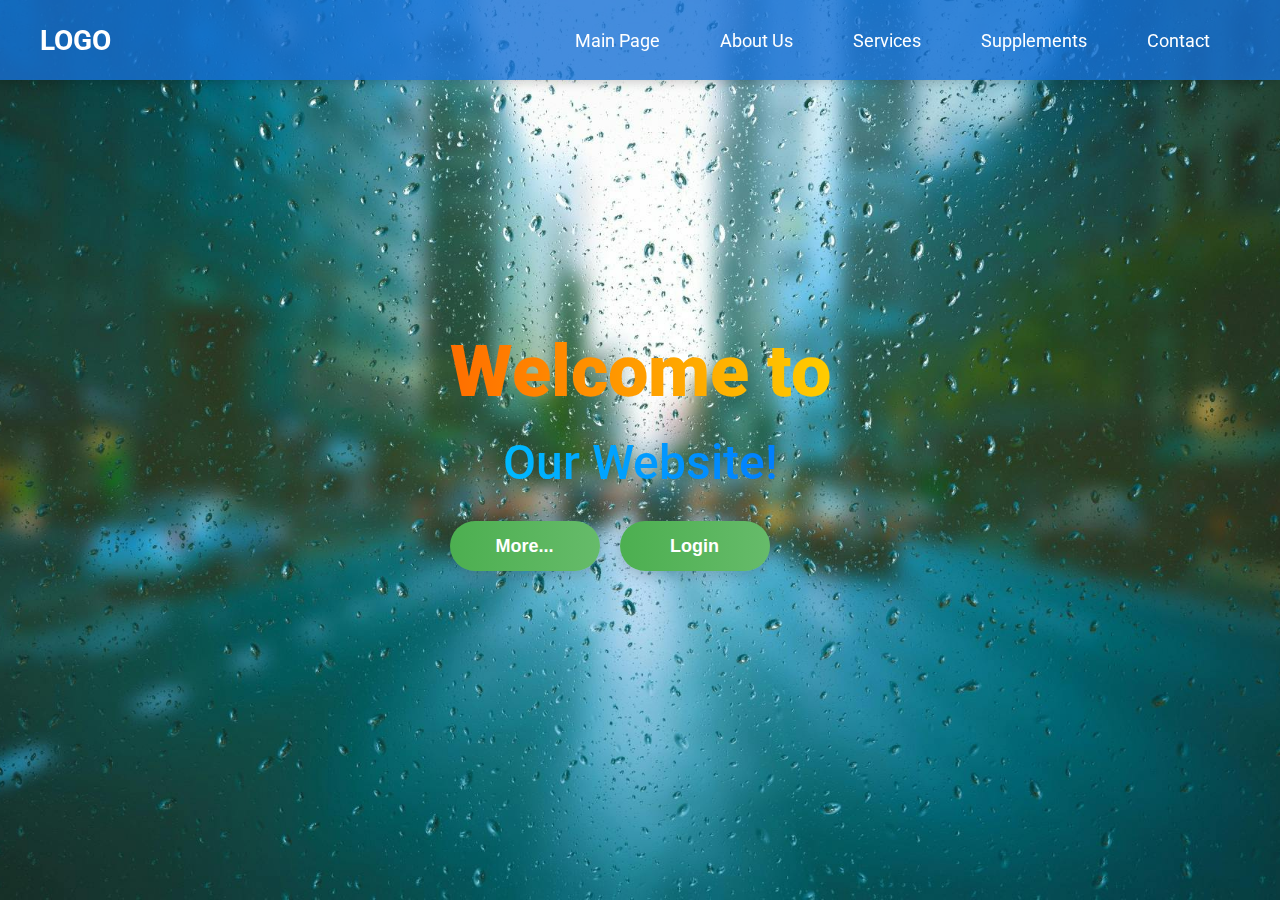
<file: index.html>
<!DOCTYPE html>
<html lang="en">
<head>
    <meta charset="UTF-8">
    <meta name="viewport" content="width=device-width, initial-scale=1.0">
    <title>Basic WebSite</title>
    <link rel="stylesheet" href="style.css">
</head>
<body>
    <div class="container">
        <div class="navbar">
            <div class="logo">
                <a href="#">LOGO</a>
            </div>
            <ul>
               <li class="active"><a target="_blank" href="cars.html">Main Page</a></li>
               <li><a target="_blank" href="aboutus.html">About Us</a></li>
               <li><a href="#">Services</a></li>
               <li><a target="_blank" href="https://www.amazon.com/">Supplements</a></li>
               <li><a target="_blank" href="https://www.instagram.com/miralemov43/" target="_blank">Contact</a></li>
            </ul>
        </div>
        <div class="center">
            <h1>Welcome to</h1>
            <h2>Our Website!</h2>
            <div class="buttons">
                <button><a href="#">More...</a></button>
                <button><a href="loginpage.html" target="_blank">Login</a></button>

            </div>
        </div>
    </div>
    
</body>
</html>
</file>
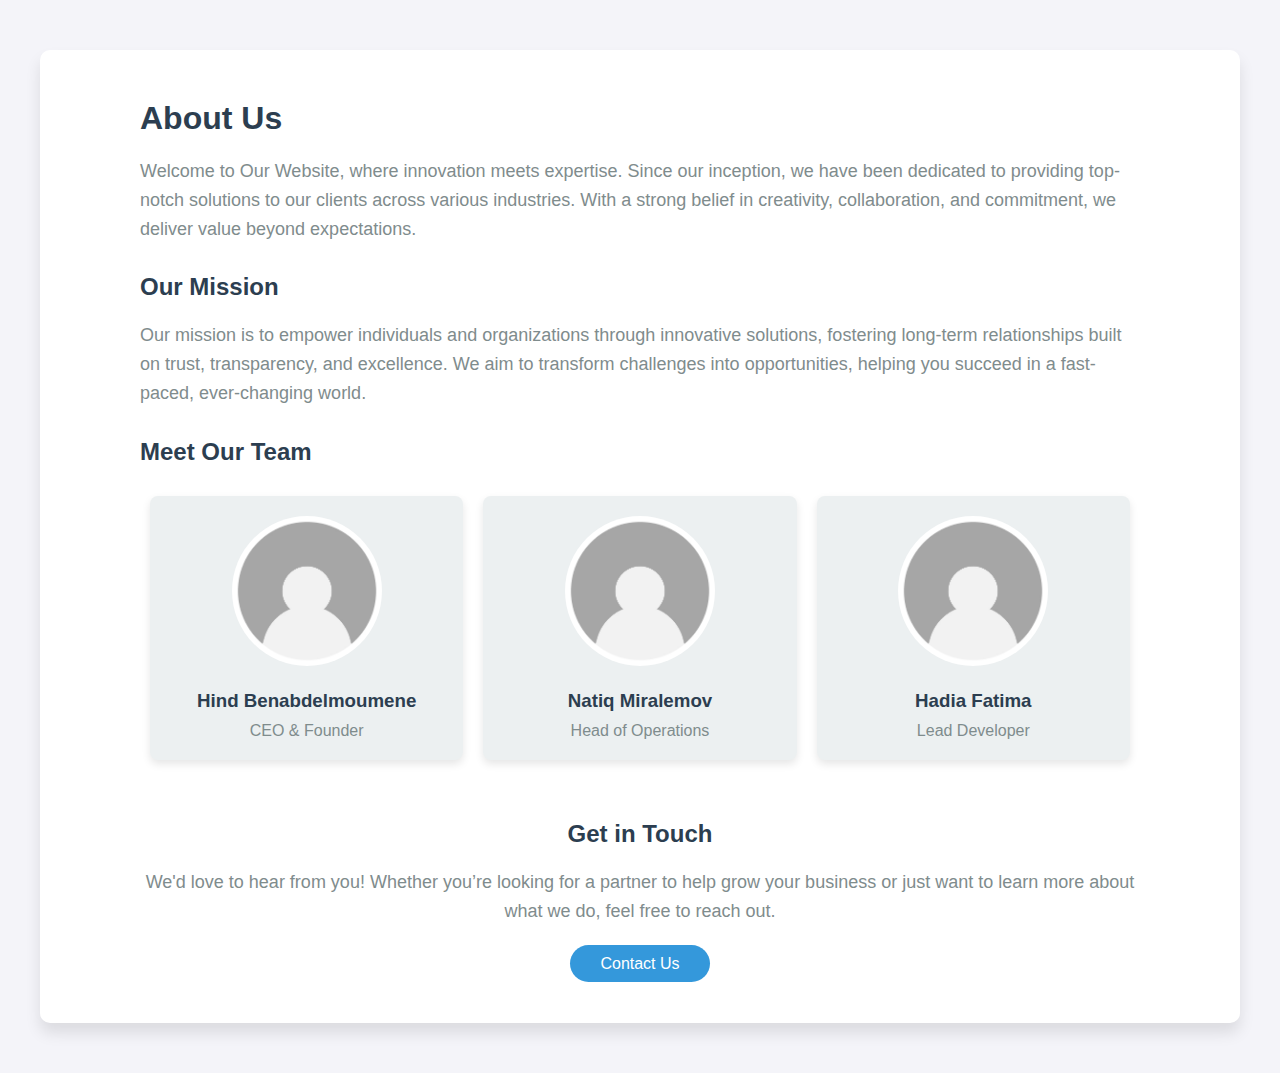
<file: aboutus.html>
<!DOCTYPE html>
<html lang="en">
<head>
    <meta charset="UTF-8">
    <meta name="viewport" content="width=device-width, initial-scale=1.0">
    <title>About Us</title>
    <link rel="stylesheet" href="styleus.css">
    <link href='https://unpkg.com/boxicons@2.1.4/css/boxicons.min.css' rel='stylesheet'>
</head>
<body>
    <div class="about-section">
        <div class="inner-container">
            <h1>About Us</h1>
            <p class="text">
                Welcome to Our Website, where innovation meets expertise. Since our inception, we have been dedicated to providing top-notch solutions to our clients across various industries. With a strong belief in creativity, collaboration, and commitment, we deliver value beyond expectations.
            </p>

            <h2>Our Mission</h2>
            <p class="text">
                Our mission is to empower individuals and organizations through innovative solutions, fostering long-term relationships built on trust, transparency, and excellence. We aim to transform challenges into opportunities, helping you succeed in a fast-paced, ever-changing world.
            </p>

            <div class="team-section">
                <h2>Meet Our Team</h2>
                <div class="team-cards">
                    <div class="card">
                        <img src="Media/default-avatar-profile-icon-social-media-user-image-gray-avatar-icon-blank-profile-silhouette-vector-illustration_561158-3396.avif" alt="Team Member 1">
                        <h3>Hind Benabdelmoumene</h3>
                        <p>CEO & Founder</p>
                    </div>
                    <div class="card">
                        <img src="Media/default-avatar-profile-icon-social-media-user-image-gray-avatar-icon-blank-profile-silhouette-vector-illustration_561158-3396.avif" alt="Team Member 2">
                        <h3>Natiq  Miralemov</h3>
                        <p>Head of Operations</p>
                    </div>
                    <div class="card">
                        <img src="Media/default-avatar-profile-icon-social-media-user-image-gray-avatar-icon-blank-profile-silhouette-vector-illustration_561158-3396.avif" alt="Team Member 3">
                        <h3>Hadia Fatima</h3>
                        <p>Lead Developer</p>
                    </div>
                </div>
            </div>

            <div class="cta-section">
                <h2>Get in Touch</h2>
                <p class="text">We'd love to hear from you! Whether you’re looking for a partner to help grow your business or just want to learn more about what we do, feel free to reach out.</p>
                <a href="https://www.instagram.com/miralemov43/" class="cta-button">Contact Us</a>
            </div>
        </div>
    </div>
</body>
</html>
</file>
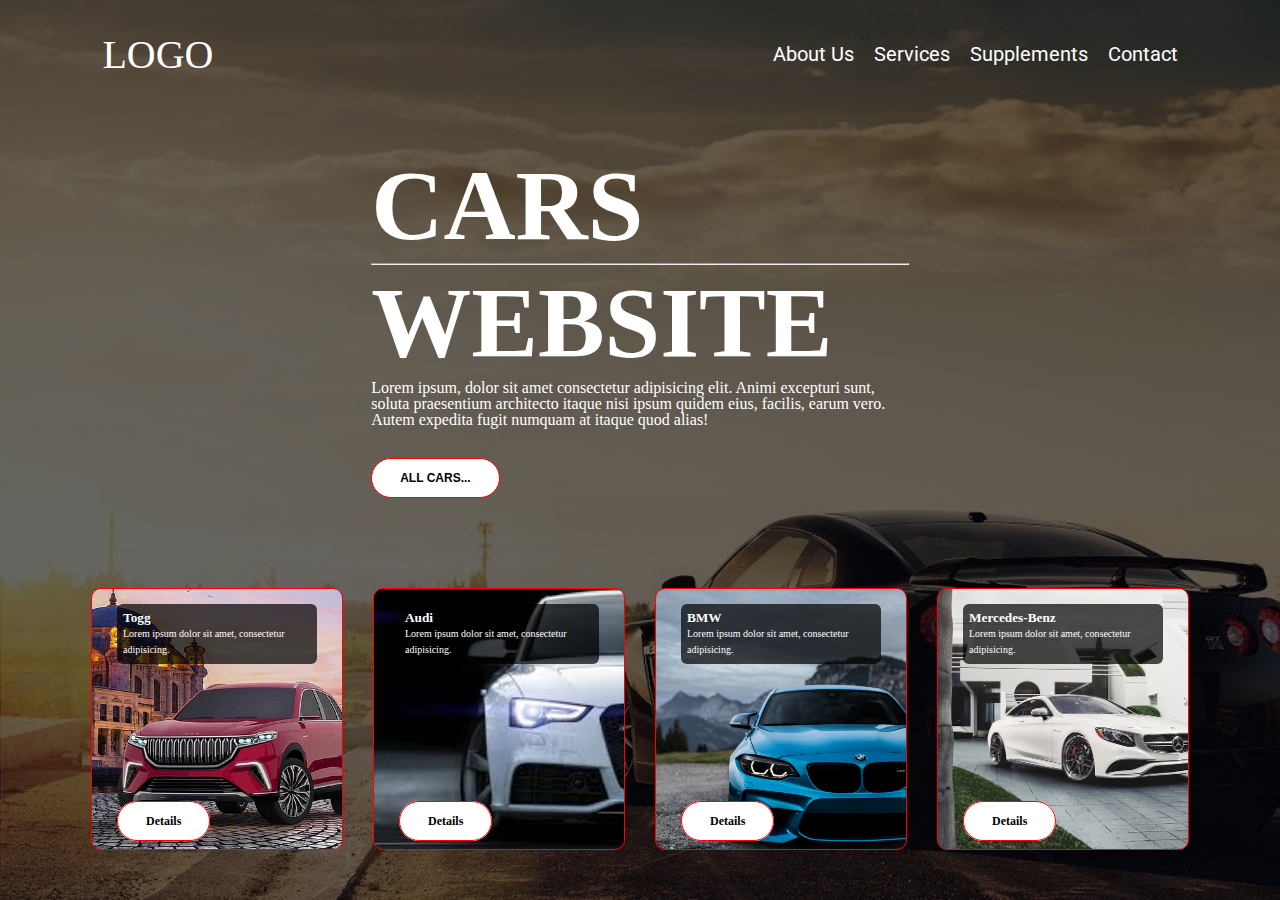
<file: cars.html>
<!DOCTYPE html>
<html lang="en">
<head>
    <meta charset="UTF-8">
    <meta name="viewport" content="width=device-width, initial-scale=1.0">
    <title>Main Page</title>
    <link rel="stylesheet" href="carstyle.css">
</head>
<body>
    <div class="container">
        <div class="navbar">
            <a href="#" class="logo" style="text-decoration: none; font-size: 40px; color: #fff;">
                LOGO
            </a>
            <nav> 
                <ul>
                    <li><a href="aboutus.html" class="nvb">About Us</a></li>
                    <li><a href="#" class="nvb">Services</a></li>
                    <li><a href="https://www.amazon.com/" class="nvb">Supplements</a></li>
                    <li><a href="https://www.instagram.com/miralemov43/" class="nvb">Contact</a></li>
                </ul>
            </nav>
        </div>
        <div class="row">
            <div class="col">
                <h1>CARS
                    <hr>
                    WEBSITE
                </h1>
                <p class="description">
                    Lorem ipsum, dolor sit amet consectetur adipisicing elit. Animi excepturi sunt, soluta praesentium architecto itaque nisi ipsum quidem eius, facilis, earum vero. Autem expedita fugit numquam at itaque quod alias!
                </p>
                <button class="btn"><a href="https://turbo.az/" target="_blank">ALL CARS...</a></button>
            </div>
            <div class="col">
                <div class="cards">
                    <div class="card card-1">
                        <div class="card-head" >
                            <h5>Togg</h5>
                            <p>Lorem ipsum dolor sit amet, consectetur adipisicing.</p>
                        </div>
                         <div class="card-bottom">
                                <a target="_blank" href="https://turbo.az/autos?q%5Bmake%5D%5B%5D=413" class="btn">Details</a>
                            </div>
                        

                    </div>
                    <div class="card card-2">
                        <div class="card-head">
                            <h5>Audi</h5>
                            <p>Lorem ipsum dolor sit amet, consectetur adipisicing.</p>
                        </div>
                        <div class="card-bottom">
                            <a target="_blank" href="https://turbo.az/autos?q%5Bsort%5D=&q%5Bmake%5D%5B%5D=9&q%5Bmodel%5D%5B%5D=&q%5Bused%5D=&q%5Bregion%5D%5B%5D=&q%5Bprice_from%5D=&q%5Bprice_to%5D=&q%5Bcurrency%5D=azn&q%5Bloan%5D=0&q%5Bbarter%5D=0&q%5Bcategory%5D%5B%5D=&q%5Byear_from%5D=&q%5Byear_to%5D=&q%5Bcolor%5D%5B%5D=&q%5Bfuel_type%5D%5B%5D=&q%5Bgear%5D%5B%5D=&q%5Btransmission%5D%5B%5D=&q%5Bengine_volume_from%5D=&q%5Bengine_volume_to%5D=&q%5Bpower_from%5D=&q%5Bpower_to%5D=&q%5Bmileage_from%5D=&q%5Bmileage_to%5D=&q%5Bonly_shops%5D=&q%5Bprior_owners_count%5D%5B%5D=&q%5Bseats_count%5D%5B%5D=&q%5Bmarket%5D%5B%5D=&q%5Bcrashed%5D=1&q%5Bpainted%5D=1&q%5Bfor_spare_parts%5D=0&q%5Bavailability_status%5D=" class="btn">Details</a>
                        </div>

                    </div>
                    <div class="card card-3">
                        <div class="card-head">
                            <h5>BMW</h5>
                            <p>Lorem ipsum dolor sit amet, consectetur adipisicing.</p>
                        </div>
                        <div class="card-bottom">
                            <a target="_blank" href="https://turbo.az/autos?q%5Bsort%5D=&q%5Bmake%5D%5B%5D=3&q%5Bmodel%5D%5B%5D=&q%5Bused%5D=&q%5Bregion%5D%5B%5D=&q%5Bprice_from%5D=&q%5Bprice_to%5D=&q%5Bcurrency%5D=azn&q%5Bloan%5D=0&q%5Bbarter%5D=0&q%5Bcategory%5D%5B%5D=&q%5Byear_from%5D=&q%5Byear_to%5D=&q%5Bcolor%5D%5B%5D=&q%5Bfuel_type%5D%5B%5D=&q%5Bgear%5D%5B%5D=&q%5Btransmission%5D%5B%5D=&q%5Bengine_volume_from%5D=&q%5Bengine_volume_to%5D=&q%5Bpower_from%5D=&q%5Bpower_to%5D=&q%5Bmileage_from%5D=&q%5Bmileage_to%5D=&q%5Bonly_shops%5D=&q%5Bprior_owners_count%5D%5B%5D=&q%5Bseats_count%5D%5B%5D=&q%5Bmarket%5D%5B%5D=&q%5Bcrashed%5D=1&q%5Bpainted%5D=1&q%5Bfor_spare_parts%5D=0&q%5Bavailability_status%5D=" class="btn">Details</a>
                        </div>

                    </div>
                    <div class="card card-4">
                        <div class="card-head">
                            <h5>Mercedes-Benz</h5>
                            <p>Lorem ipsum dolor sit amet, consectetur adipisicing.</p>
                        </div>
                        <div class="card-bottom">
                            <a target="_blank" href="https://turbo.az/autos?q%5Bsort%5D=&q%5Bmake%5D%5B%5D=4&q%5Bmodel%5D%5B%5D=&q%5Bused%5D=&q%5Bregion%5D%5B%5D=&q%5Bprice_from%5D=&q%5Bprice_to%5D=&q%5Bcurrency%5D=azn&q%5Bloan%5D=0&q%5Bbarter%5D=0&q%5Bcategory%5D%5B%5D=&q%5Byear_from%5D=&q%5Byear_to%5D=&q%5Bcolor%5D%5B%5D=&q%5Bfuel_type%5D%5B%5D=&q%5Bgear%5D%5B%5D=&q%5Btransmission%5D%5B%5D=&q%5Bengine_volume_from%5D=&q%5Bengine_volume_to%5D=&q%5Bpower_from%5D=&q%5Bpower_to%5D=&q%5Bmileage_from%5D=&q%5Bmileage_to%5D=&q%5Bonly_shops%5D=&q%5Bprior_owners_count%5D%5B%5D=&q%5Bseats_count%5D%5B%5D=&q%5Bmarket%5D%5B%5D=&q%5Bcrashed%5D=1&q%5Bpainted%5D=1&q%5Bfor_spare_parts%5D=0&q%5Bavailability_status%5D=" class="btn">Details</a>
                        </div>

                    </div>
                </div>
            </div>
        </div>
    </div>
</body>
</html>
</file>
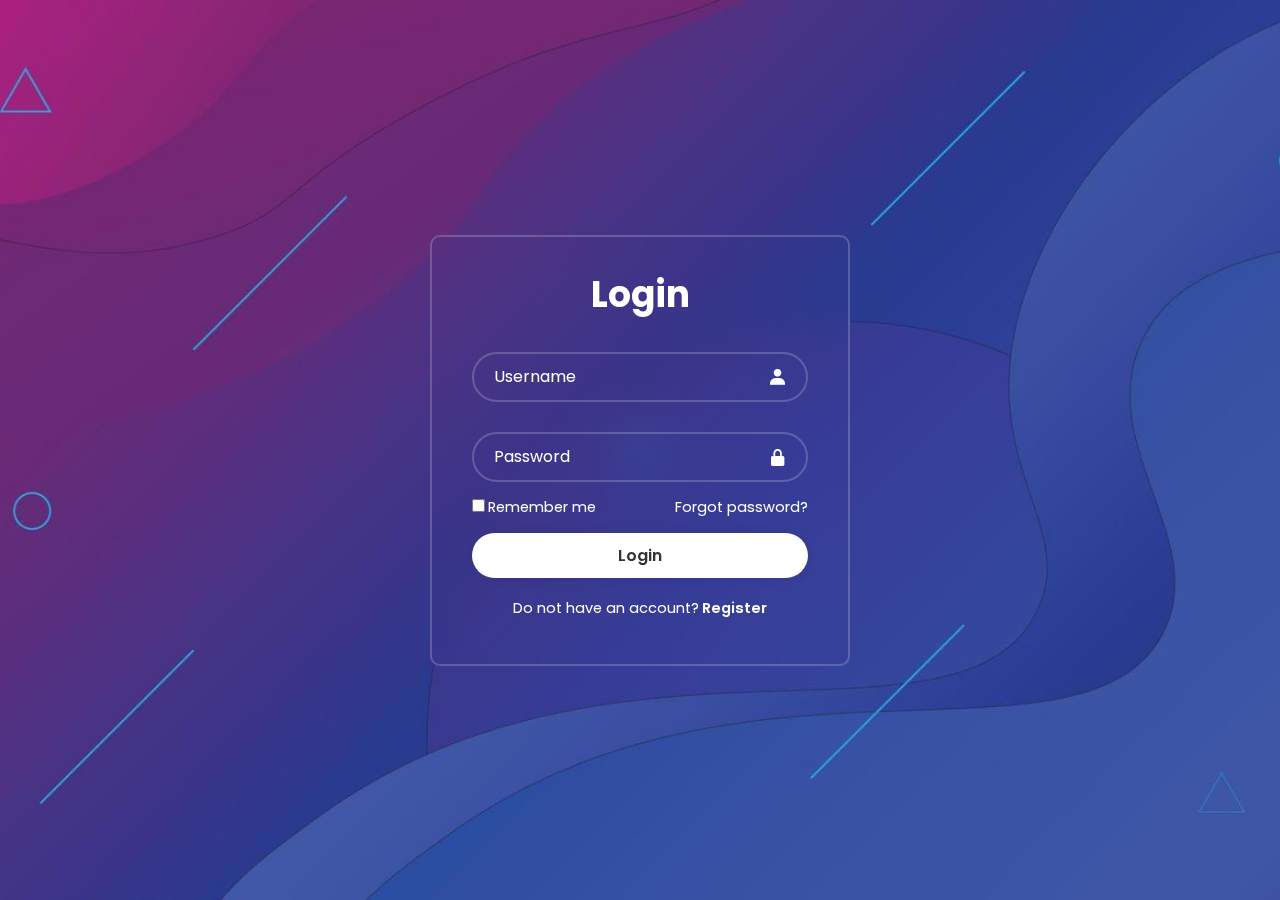
<file: loginpage.html>
<!DOCTYPE html>
<html lang="en">
<head>
    <meta charset="UTF-8">
    <meta name="viewport" content="width=device-width, initial-scale=1.0">
    <title>Login Page</title>
    <link rel="stylesheet" href="stylelogin.css">
    <link href='https://unpkg.com/boxicons@2.1.4/css/boxicons.min.css' rel='stylesheet'>
</head>
<body>
    <div class="wrapper">
        <div>
            <h1>Login</h1>
            <div class="input-box">
                <!-- Added id for easier validation -->
                <input type="text" id="username" placeholder="Username">
                <i class='bx bxs-user'></i>
            </div>

            <div class="input-box">
                <input type="password" id="password" placeholder="Password">
                <i class='bx bxs-lock-alt'></i>
            </div>
            <div class="remember-forgot">
                <label><input type="checkbox">Remember me</label>
                <a href="#">Forgot password?</a>
            </div>

            <!-- Button calls a function that checks for username and password -->
            <button class="btn" onclick="validateAndRedirect()">Login</button>

            <div class="register-link">
                <p>Do not have an account?<a href="#"> Register</a></p>
            </div>
        </div>
    </div>

    <script>
        function validateAndRedirect() {
            // Get the values of username and password
            var username = document.getElementById("username").value;
            var password = document.getElementById("password").value;

            // Validate if both username and password are filled
            if (username === "" || password === "") {
                alert("Please fill out both username and password.");
            } else {
                // If both are filled, redirect to cars.html
                window.location.href = "cars.html";
            }
        }
    </script>
</body>
</html>
</file>
<file: style.css>
@import url('https://fonts.googleapis.com/css2?family=Roboto:wght@300;400;500;700;900&display=swap');

* {
    user-select: none;
    margin: 0;
    padding: 0;
    box-sizing: border-box; /* Ensures padding and borders are included in the total width and height */
}

body {
    font-family: 'Roboto', sans-serif; /* Consistent font throughout the site */
    background-color: #f0f0f0; /* Light background color for contrast */
}

/* Container styling */
.container {
    background-image: url(Media/pexels-pixabay-531880.jpg);
    height: 100vh;
    background-size: cover;
    background-position: center;
    display: flex;
    flex-direction: column; /* Use flexbox for vertical stacking */
    justify-content: center; /* Center content vertically */
    align-items: center; /* Center content horizontally */
    text-align: center; /* Center all text */
}

/* Navbar styling */
.navbar {
    width: 100%;
    height: 80px;
    background: rgba(22, 112, 214, 0.8); /* Stronger color for visibility */
    display: flex;
    justify-content: space-between; /* Space between logo and menu */
    align-items: center;
    padding: 0 40px; /* Added padding for spacing */
    position: fixed; /* Fixed navbar at the top */
    top: 0;
    z-index: 1000; /* Ensures navbar is above other content */
    box-shadow: 0 2px 10px rgba(0, 0, 0, 0.2); /* Subtle shadow for depth */
}

.navbar .logo a {
    text-decoration: none;
    font-size: 28px; /* Slightly smaller logo font */
    color: #ffffff;
    font-weight: 700; /* Bold font for emphasis */
}

.navbar ul {
    display: flex; /* Use flexbox for navigation items */
    list-style: none;
}

.navbar ul li {
    margin: 0 15px; /* Consistent margin for menu items */
}

.navbar ul li a {
    color: #ffffff;
    text-decoration: none;
    font-size: 18px;
    padding: 10px 15px; /* Increased padding for better click area */
    border-radius: 4px; /* Rounded corners for links */
    transition: background-color 0.3s, color 0.3s; /* Transition for hover effects */
}

.navbar ul li a:hover {
    background: #ff6e00; /* Hover background color */
    color: #fff; /* Ensure text remains white on hover */
}

/* Centered content styling */
.center {
    color: #ffffff; /* White text for contrast */
}

.center h1 {
    font-size: 72px; /* Large font for prominence */
    font-weight: 900; /* Very bold */
    margin-bottom: 10px; /* Space below heading */
    background: linear-gradient(to right, #ff6e00, #ffcc00); /* Gradient for the main title */
    -webkit-background-clip: text;
    background-clip: text;
    -webkit-text-fill-color: transparent;
}

.center h2 {
    font-size: 48px; /* Slightly smaller than the main title */
    font-weight: 500; /* Medium bold */
    margin: 20px 0; /* Space above and below */
    background: linear-gradient(to right, #00c6ff, #0072ff); /* Gradient for subheading */
    -webkit-background-clip: text;
    background-clip: text;
    -webkit-text-fill-color: transparent;
}

/* Buttons styling */
.buttons {
    display: flex;
    gap: 20px; /* Space between buttons */
    margin-top: 30px; /* Margin above buttons */
}

.buttons button {
    height: 50px;
    width: 150px;
    font-size: 18px;
    background: linear-gradient(90deg, #4CAF50, #66BB6A); /* Green gradient */
    border: none; /* No border */
    border-radius: 25px;
    cursor: pointer;
    outline: none;
    font-weight: bold;
    transition: background-color 0.3s, transform 0.3s, box-shadow 0.3s; /* Smooth transitions */
    box-shadow: 0 4px 15px rgba(0, 0, 0, 0.2); /* Shadow for depth */
}

.buttons button:hover {
    background: linear-gradient(90deg, #66BB6A, #81C784); /* Lighter gradient on hover */
    transform: translateY(-3px); /* Lift effect on hover */
    box-shadow: 0 6px 20px rgba(0, 0, 0, 0.3); /* Slightly deeper shadow */
    color: #ffffff; /* Ensured the text remains white */
}

.buttons button:active {
    transform: translateY(1px); /* Slight depression effect on click */
    box-shadow: 0 3px 10px rgba(0, 0, 0, 0.2); /* Shadow reduction on click */
}

.buttons a {
    text-decoration: none; /* Removes underline from links */
    color: #ffffff; /* White text color for better contrast */
    display: block; /* Make link fill the button */
    height: 100%; /* Full height for clickability */
    line-height: 50px; /* Center text in button */
    transition: color 0.3s; /* Smooth color transition */
}

.buttons a:hover {
    color: #ffcc80; /* Light color on hover for link */
}



/* Responsive design */
@media (max-width: 768px) {
    .navbar ul {
        flex-direction: column; /* Stack menu items vertically on small screens */
        position: absolute; /* Positioning adjustments */
        background: rgba(22, 112, 214, 0.9); /* Background for menu */
        right: 0; /* Align to the right */
        top: 80px; /* Below navbar */
        width: 200px; /* Width of the dropdown */
        box-shadow: 0 2px 10px rgba(0, 0, 0, 0.2); /* Shadow for dropdown */
        display: none; /* Hide by default */
    }

    .navbar:hover ul {
        display: flex; /* Show menu on hover */
    }

    .navbar ul li {
        margin: 10px 0; /* Margin adjustments for vertical layout */
    }

    .center h1 {
        font-size: 48px; /* Responsive font size */
    }

    .center h2 {
        font-size: 36px; /* Responsive font size */
    }

    .buttons {
        flex-direction: column; /* Stack buttons on small screens */
        gap: 10px; /* Space between stacked buttons */
    }

    .buttons button {
        width: 100%; /* Full width for buttons */
    }
}
</file>
<file: styleus.css>
* {
    margin: 0;
    padding: 0;
    box-sizing: border-box;
    font-family: Arial, sans-serif;
}

body {
    background-color: #f4f4f9;
    color: #333;
}

.about-section {
    background-color: #fff;
    padding: 50px 20px;
    max-width: 1200px;
    margin: 50px auto;
    box-shadow: 0 10px 15px rgba(0, 0, 0, 0.1);
    border-radius: 10px;
}

.inner-container {
    max-width: 1000px;
    margin: auto;
}

h1, h2 {
    color: #2c3e50;
    margin-bottom: 20px;
}

.text {
    line-height: 1.6;
    margin-bottom: 30px;
    color: #7f8c8d;
    font-size: 18px;
}

.team-section {
    margin-bottom: 50px;
}

.team-cards {
    display: flex;
    justify-content: space-between;
    flex-wrap: wrap;
}

.card {
    flex: 1;
    min-width: 250px;
    margin: 10px;
    background-color: #ecf0f1;
    padding: 20px;
    border-radius: 8px;
    text-align: center;
    box-shadow: 0 4px 8px rgba(0, 0, 0, 0.1);
}

.card img {
    width: 150px;
    height: 150px;
    border-radius: 50%;
    margin-bottom: 20px;
}

.card h3 {
    margin-bottom: 10px;
    color: #2c3e50;
}

.card p {
    color: #7f8c8d;
}

.cta-section {
    text-align: center;
    margin-top: 30px;
}

.cta-button {
    background-color: #3498db;
    color: white;
    padding: 10px 30px;
    text-decoration: none;
    border-radius: 25px;
    transition: background-color 0.3s;
}

.cta-button:hover {
    background-color: #2980b9;
}
</file>
<file: carstyle.css>
@import url('https://fonts.googleapis.com/css2?family=Roboto:ital,wght@0,100;0,300;0,400;0,500;0,700;0,900;1,100;1,300;1,400;1,500;1,700;1,900&display=swap');

* {
    margin: 0;
    padding: 0;
}

.container {
    padding-left: 8%;
    padding-right: 8%;
    background-image: linear-gradient(rgba(0, 0, 0, .6), rgba(0, 0, 0, .6)), url(Media/carbackground.jpg);
    height: 100vh;
    background-repeat: no-repeat;
    background-size: cover;
}

p {
    font-size: 10px;
    color: #fff;
    line-height: 16px;
}

.btn {
    padding: 12px 28px;
    font-size: 12px;
    font-weight: 700;
    margin-top: 30px;
    cursor: pointer;
    color: #000;
    background-color: #fff;
    border-radius: 20px;
    border: solid 1px red;
    transition: ease .2s;
    text-decoration: none;
}

.btn:hover {
    background-color: darkgreen;
    color: #fff;
    border-color: black;
}

.navbar a .logo {
    margin-top: 15px;
    font-family: sans-serif;
}

.navbar {
    height: 12%;
    display: flex;
    justify-content: space-between;
    align-items: center;
}

nav ul li a {
    color: #fff;
    text-decoration: none;
    transition: ease .3s;
}

nav ul {
    list-style: none;
    font-size: 20px;
    font-family: Roboto;
    display: flex;
    column-gap: 20px;
}

nav ul li a:hover {
    color: darkgreen;
}

.row {
    display: flex;
    flex-wrap: wrap; /* Allows wrapping of cards */
    justify-content: center; /* Centers the cards */
    column-gap: 10px;
    height: 88%;
    align-items: center;
}

h1 {
    color: #fff;
    font-size: 100px;
}

.cards {
    margin: auto;
    display: flex;
    justify-content: center; /* Centers the card area */
}

.description {
    font-size: 16px;
}

.col {
    flex-basis: 50%;
}

.card {
    width: 200px; /* Fixed width */
    max-width: 90%; /* Allows flexibility while maintaining size */
    height: 230px;
    display: inline-block;
    border-radius: 10px;
    padding: 15px 25px;
    cursor: pointer;
    background-position: center;
    background-size: cover;
    border: 1px solid red;
    margin: 10px 15px;
    position: relative;
}

.card .card-head {
    background-color: rgba(0, 0, 0, 0.7);
    color: #fff;
    border-radius: 6px;
    padding: 6px;
}

.card .card-bottom {
    bottom: 20px;
    position: absolute;
}

.card:hover {
    transform: translateY(-10px);
    transition: ease .3s;
    border-color: #fff;
}

.card.card-1 {
    background-image: url(Media/togg-turkiye-turkiyeninyuzyili-hd-wallpaper-preview.jpg);
}

.card.card-2 {
    background-image: url(Media/images.jpg);
}

.card.card-3 {
    background-image: url(Media/cc6889317e98f07ec129d1abd628e117.jpeg);
}

.card.card-4 {
    background-image: url(Media/mercedes-benz-s63-white-car-wallpaper-preview.jpg);
}

.btn a {
    text-decoration: none;
    color: #000;
}

.btn a:hover {
    color: #fff;
}

/* Media Queries for Responsiveness */
@media only screen and (max-width: 768px) {
    .container {
        padding-left: 5%;
        padding-right: 5%;
    }

    h1 {
        font-size: 50px; /* Decrease font size for headings */
    }

    p {
        font-size: 14px; /* Adjust paragraph font size */
    }

    .btn {
        font-size: 14px; /* Adjust button font size */
    }

    .navbar {
        flex-direction: column; /* Stack navbar items */
    }

    nav ul {
        flex-direction: column; /* Stack navigation items vertically */
        align-items: center;
    }

    .row {
        flex-direction: column; /* Stack columns vertically */
        align-items: center; /* Center align items */
    }

    .col {
        flex-basis: 100%; /* Full width for columns */
    }

    .card {
        width: 90%; /* Full width for cards */
        margin: 10px 0; /* Margin between cards */
    }
}

@media only screen and (max-width: 480px) {
    .btn {
        width: 100%; /* Full width buttons */
    }

    nav ul {
        font-size: 16px; /* Smaller font size for mobile */
    }
}
</file>
<file: stylelogin.css>
@import url("https://fonts.googleapis.com/css2?family=Poppins:wght@300;400;500;600;700;800;900&display=swap");


* {
    user-select: none;
    margin: 0;
    padding: 0;
    box-sizing: border-box;
    font-family: "Poppins", sans-serif;

}

body{
    display: flex;
    justify-content: center;
    align-items: center;
    min-height: 100vh;
    background: url(Media/foto1.jpg);
    background-size: cover;
    background-position:center ;
}

.wrapper{
    width: 420px;
    background-color: purple;
    color: #fff;
    border-radius: 10px;
    padding: 30px 40px;
    background: transparent;
    border: 2px solid rgba(255, 255, 255, .2);
    backdrop-filter: blur(20px);
    box-shadow: o o 10px rgba(0, 0, 0, .2);
}


.wrapper h1{
    font-size: 36px;
    text-align: center;
    
}

.wrapper .input-box{
    position: relative;
    width: 100%;
    height: 50px;
    margin: 30px 0;

}

.input-box input{
    width: 100%;
    height: 100%;
    background: transparent;
    border: none;
    outline: none;
    border: 2px solid rgba(255, 255, 255, .2);
    border-radius: 40px;
    font-size: 16px;
    color: #fff;
    padding: 20px 45px 20px 20px;
}

.input-box input::placeholder{
    color: #fff;

}

.input-box i{
    position: absolute;
    right: 20px;
    top: 50%;
    transform: translateY(-50%);
    font-size: 20px;


}

.wrapper .remember-forgot{
    display: flex;
    justify-content: space-between;
    font-size: 14.5px;
    margin: -15px 0 15px;
}

.remember-forgot label input {
    accent-color: #fff;
    margin-right: 3px;

}

.remember-forgot a {
    text-decoration: none;
    color: #fff;

}

.remember-forgot a:hover{
    text-decoration: underline;

}

.wrapper .btn{
    width: 100%;
    height: 45px;
    background-color: #fff;
    border: none;
    outline: none;
    border-radius: 40px;
    box-shadow: 0 0 10px rgba(0, 0, 0, .1);
    cursor: pointer;
    font-size: 16px;
    color: #333;
    font-weight: 600;
}


.wrapper .register-link{
    font-size: 14.5px;
    text-align: center;
    margin: 20px 0 15px;


}

.register-link p a{
    color: #fff;
    text-decoration: none;
    font-weight: 600;
}

.register-link p a:hover{
    text-decoration: underline;
}

.wrapper .btn:hover{
    background-color: #5e9b20;
    transition: .3s;
    color: darkblue;
}


.wrapper .btn a{
    text-decoration:none ;
    color: black;
}
</file>
